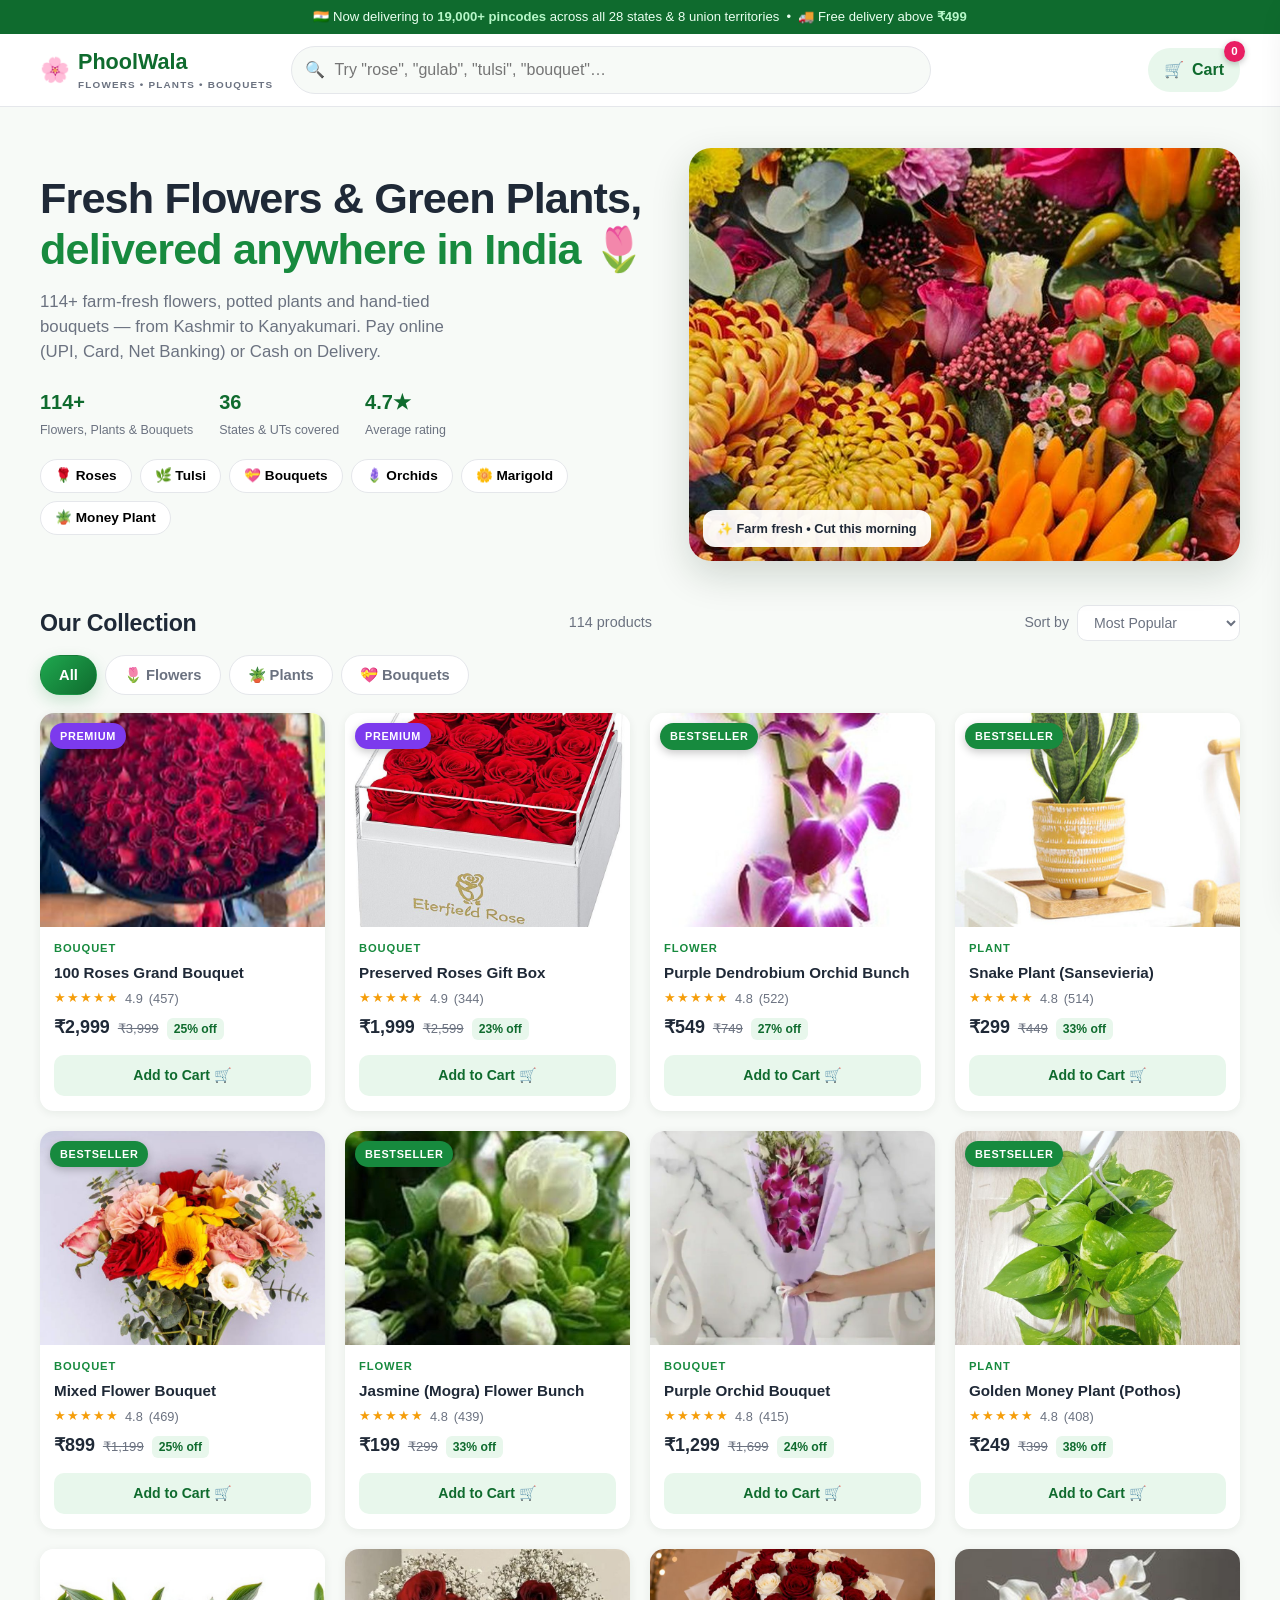
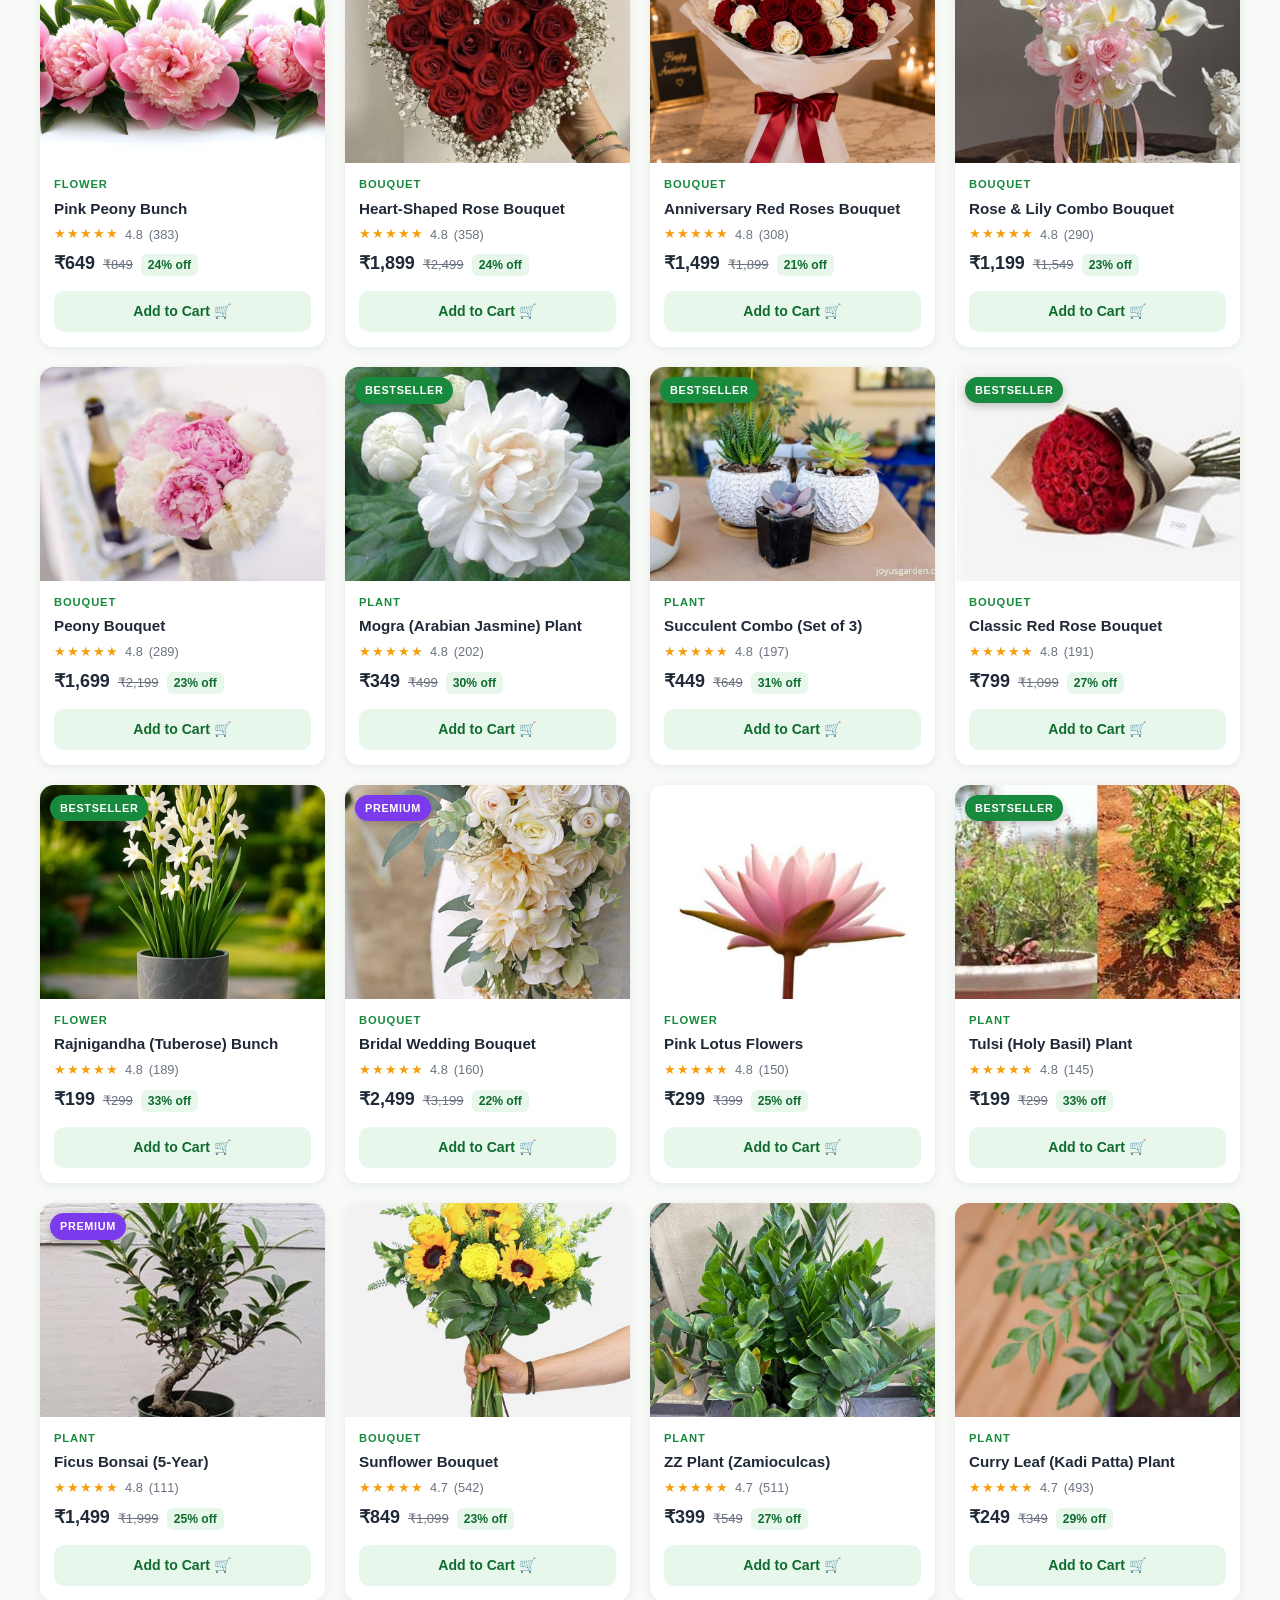
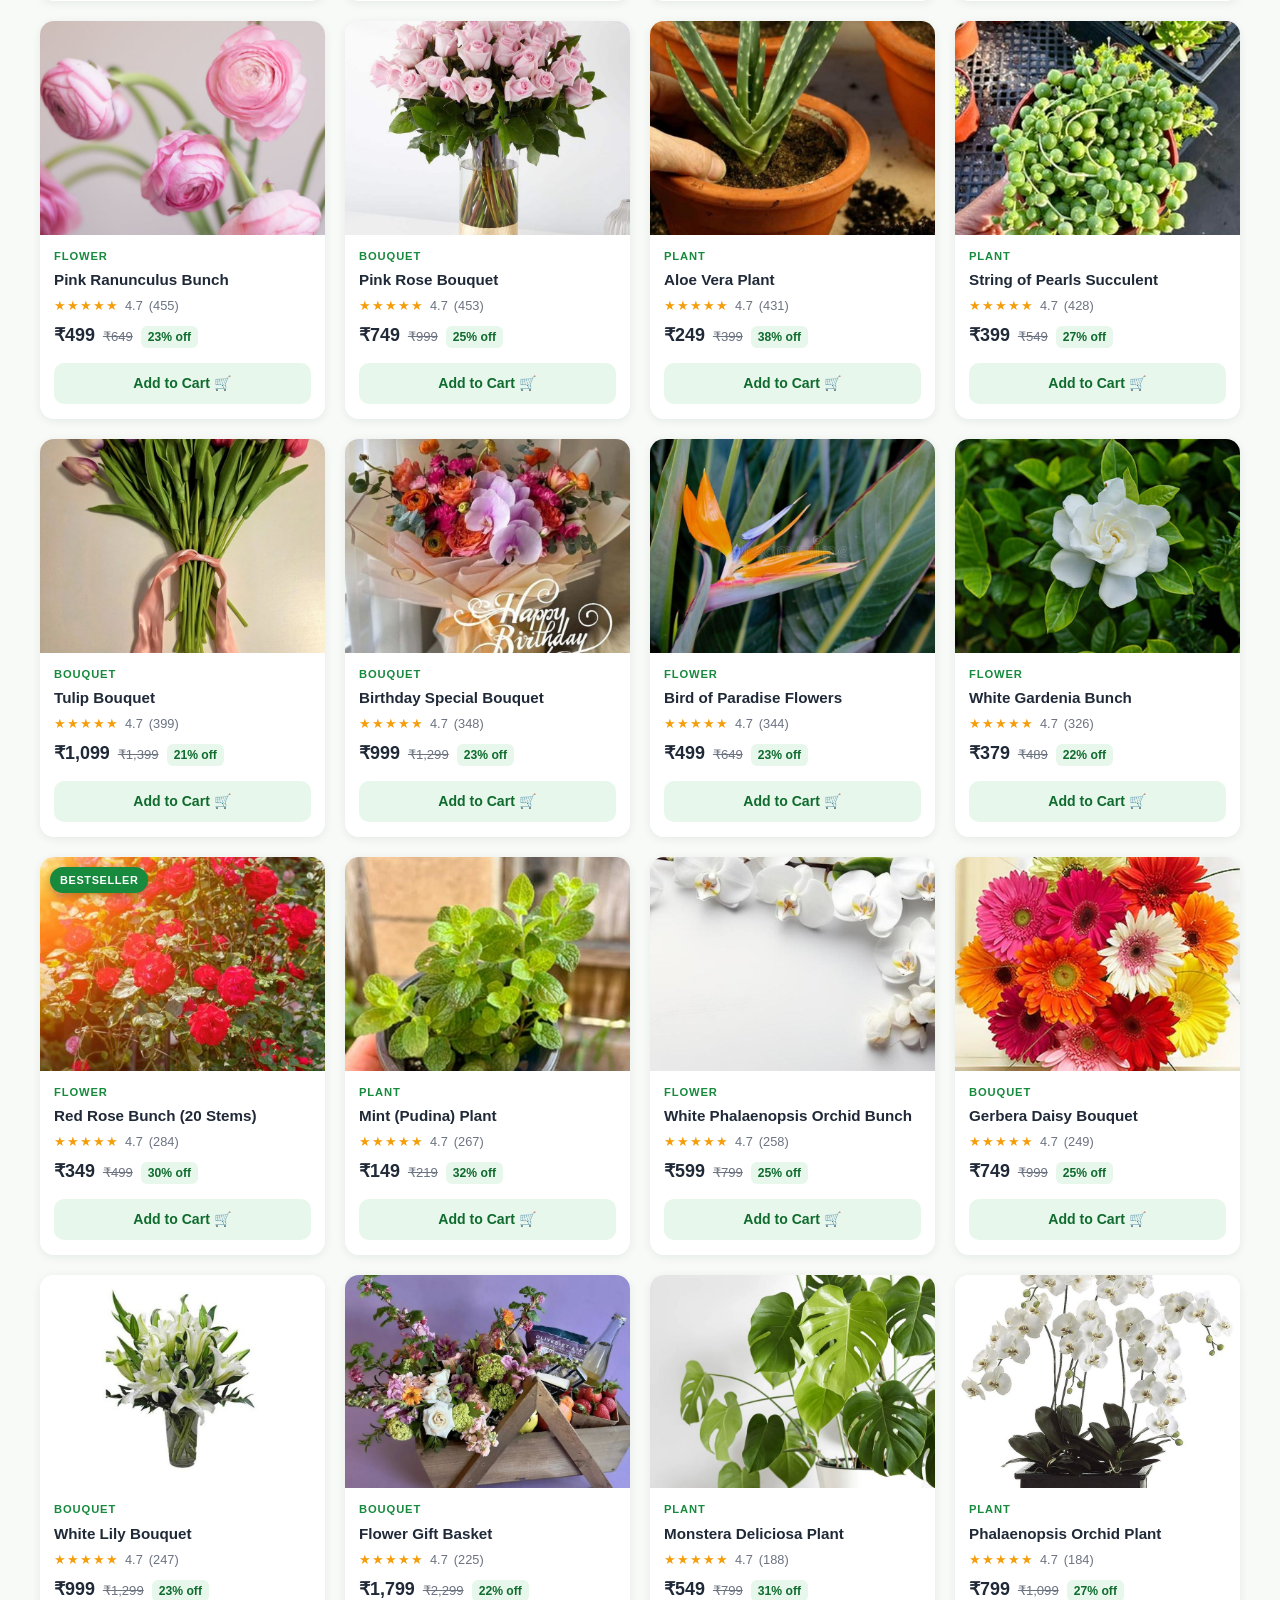
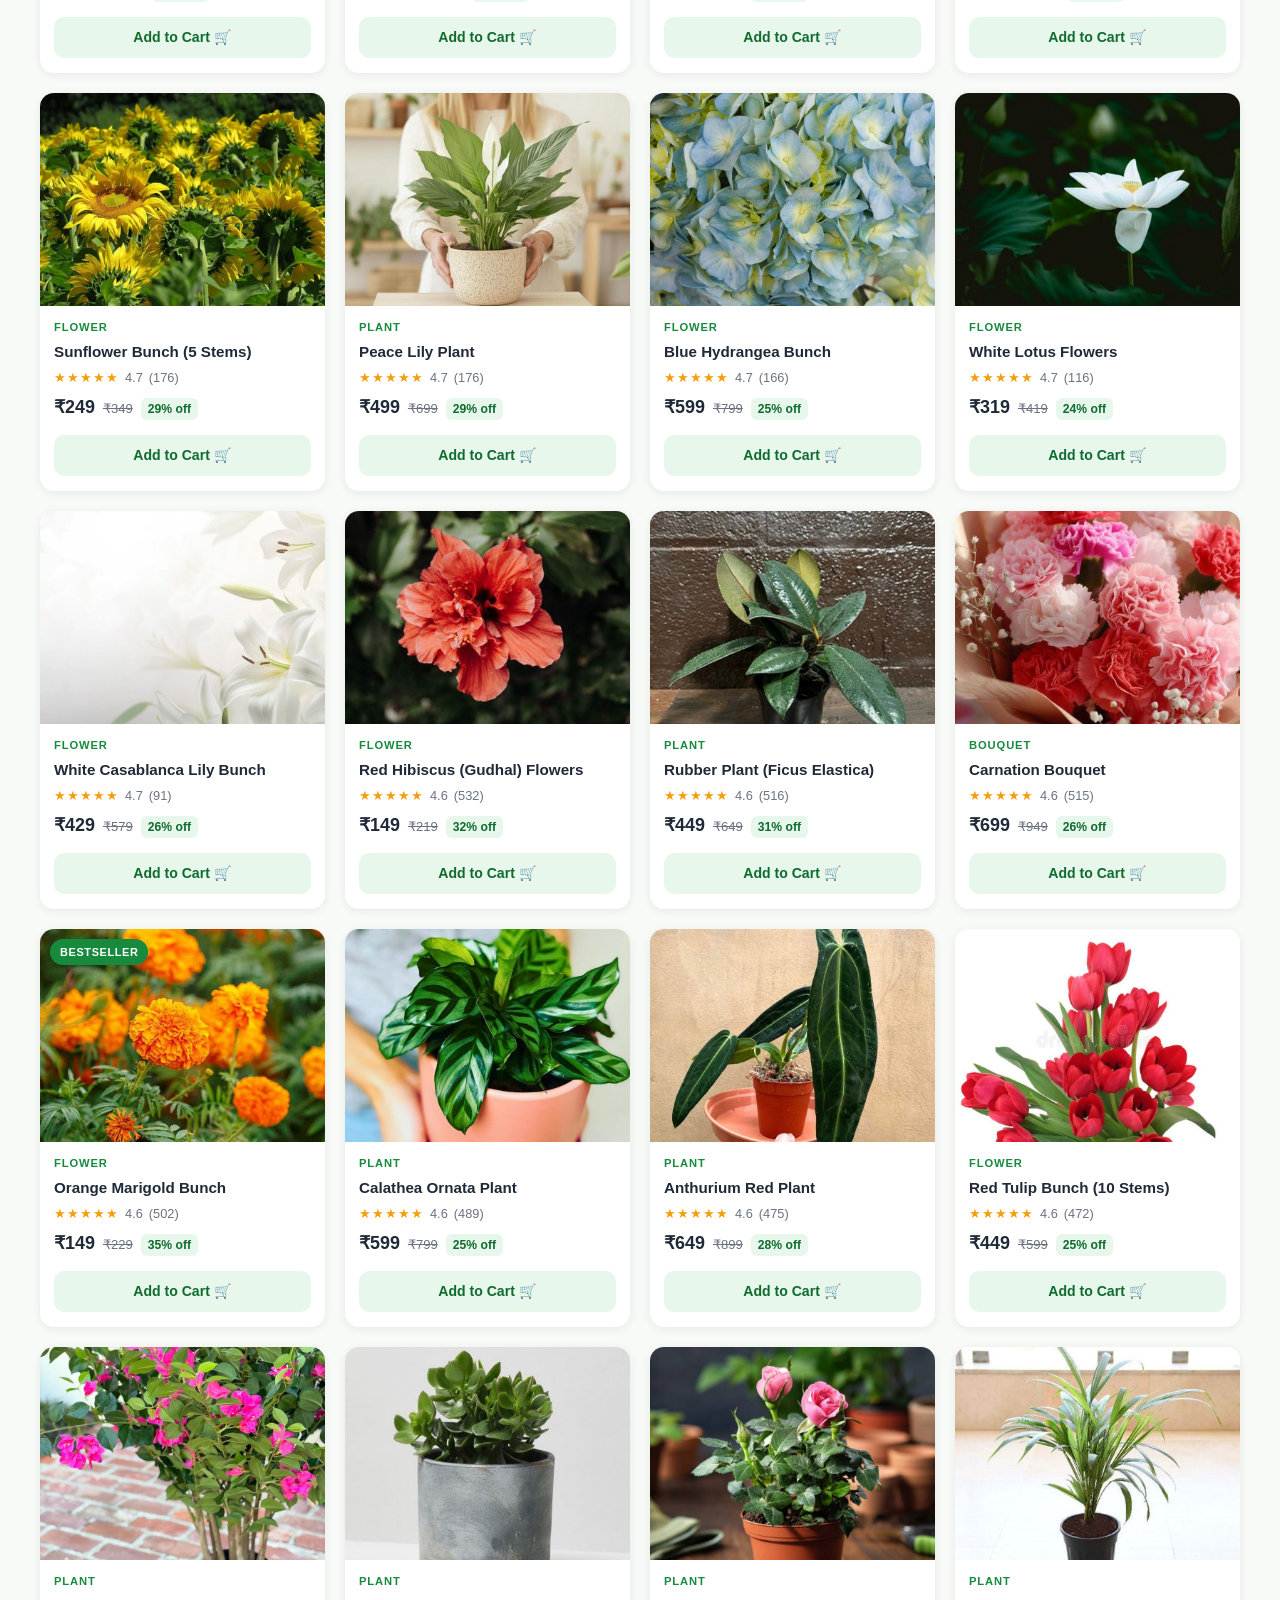
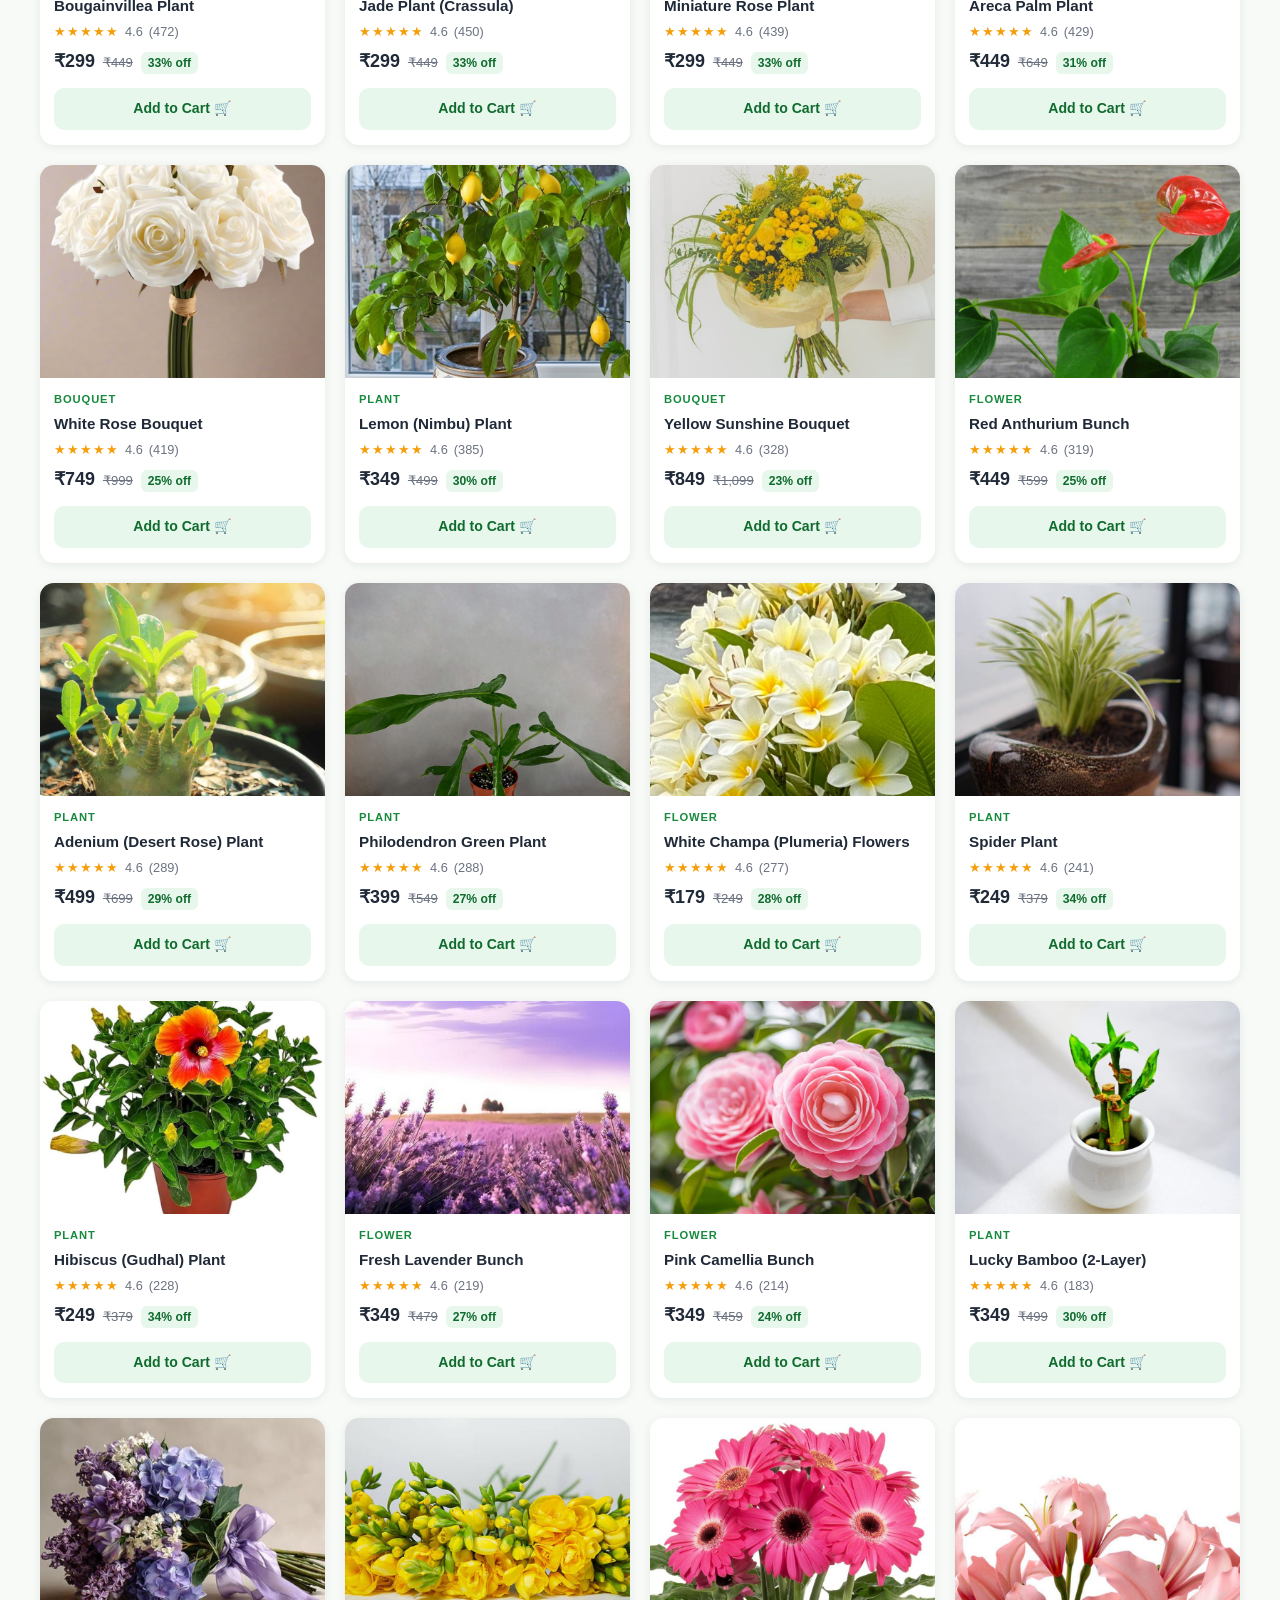
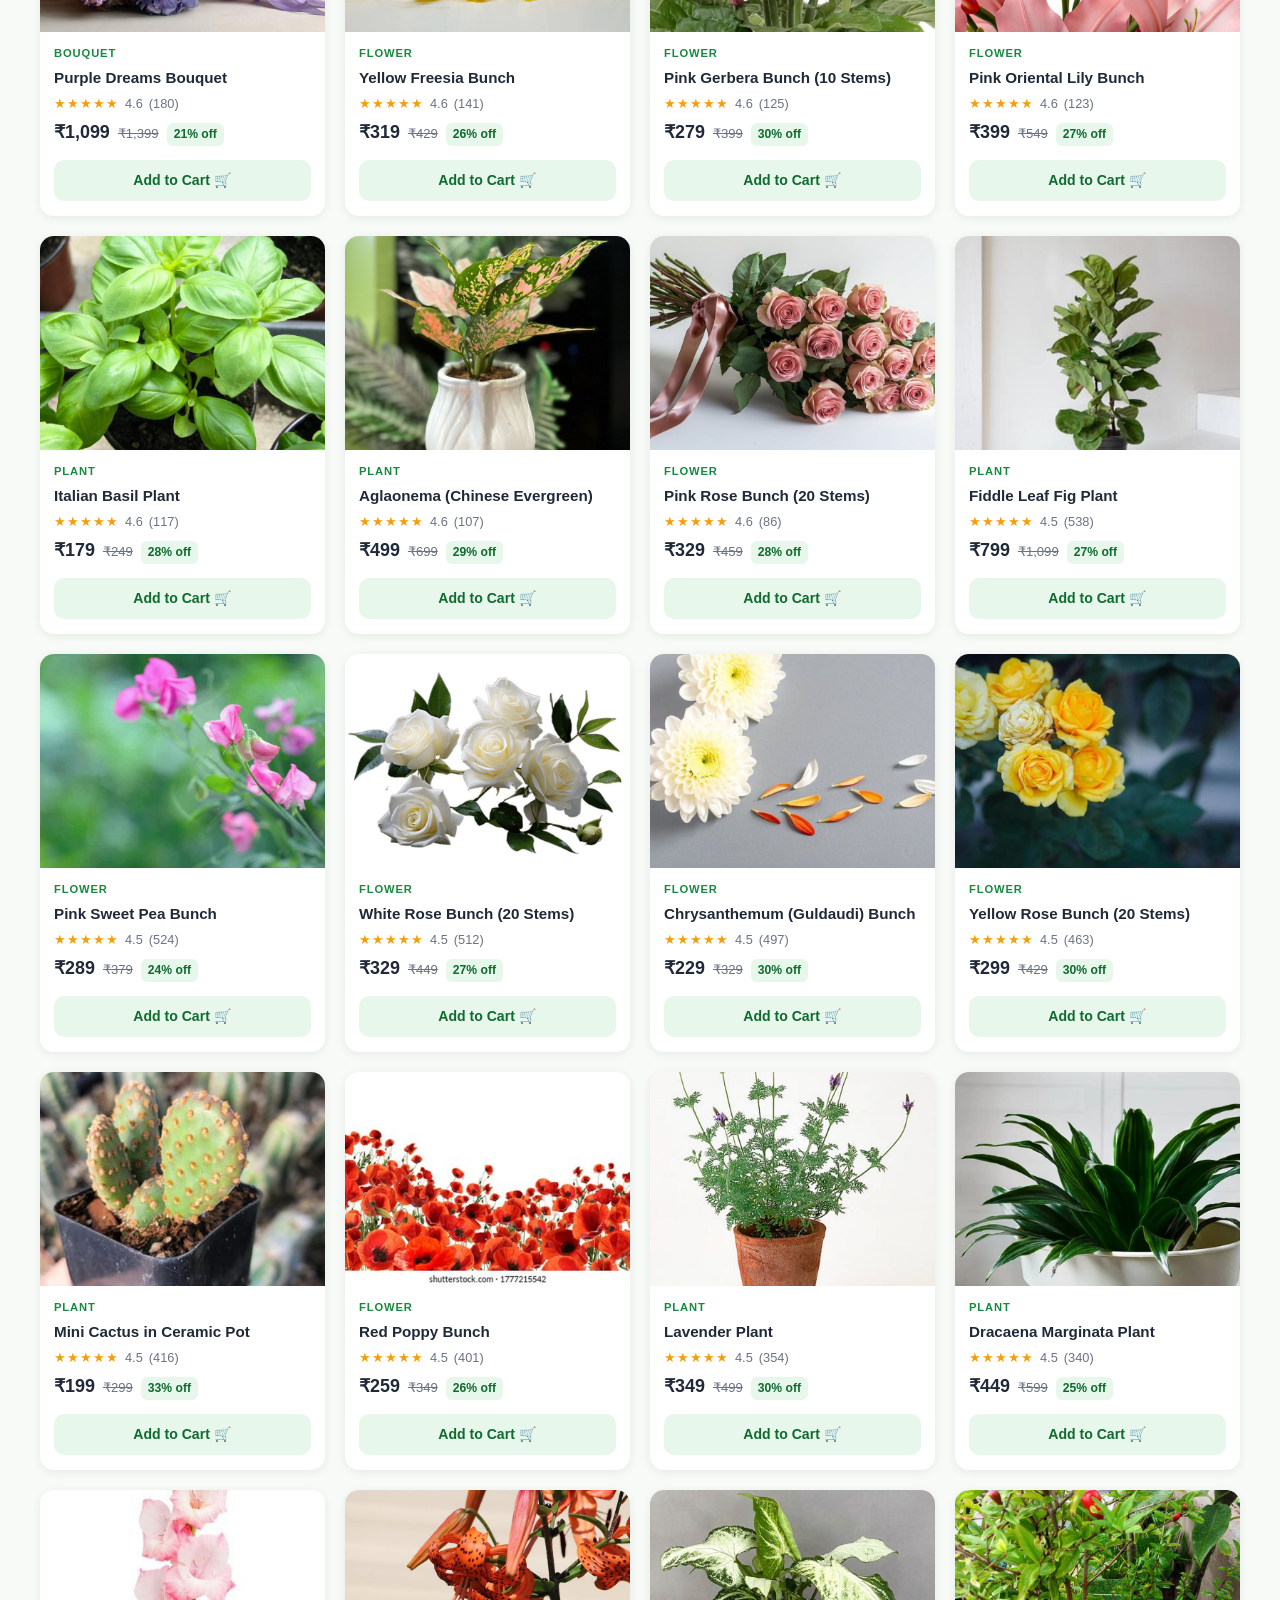
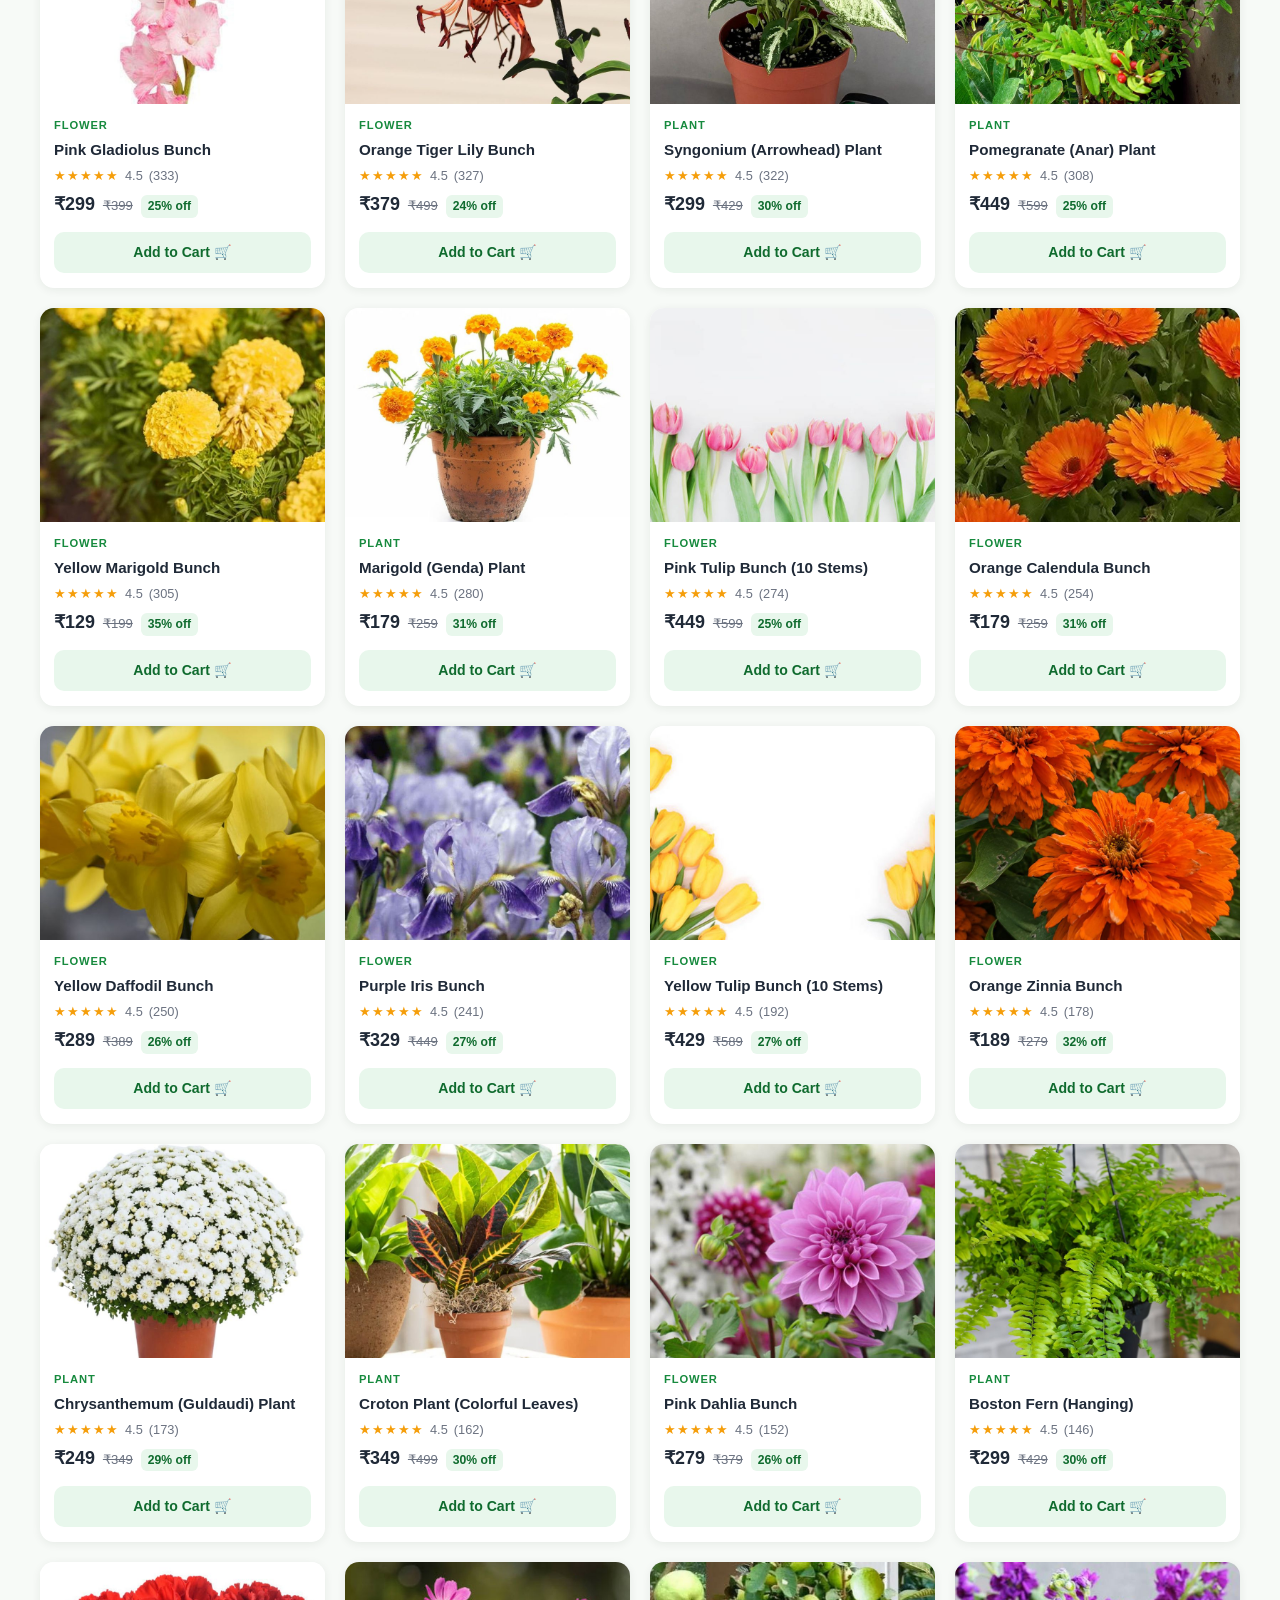
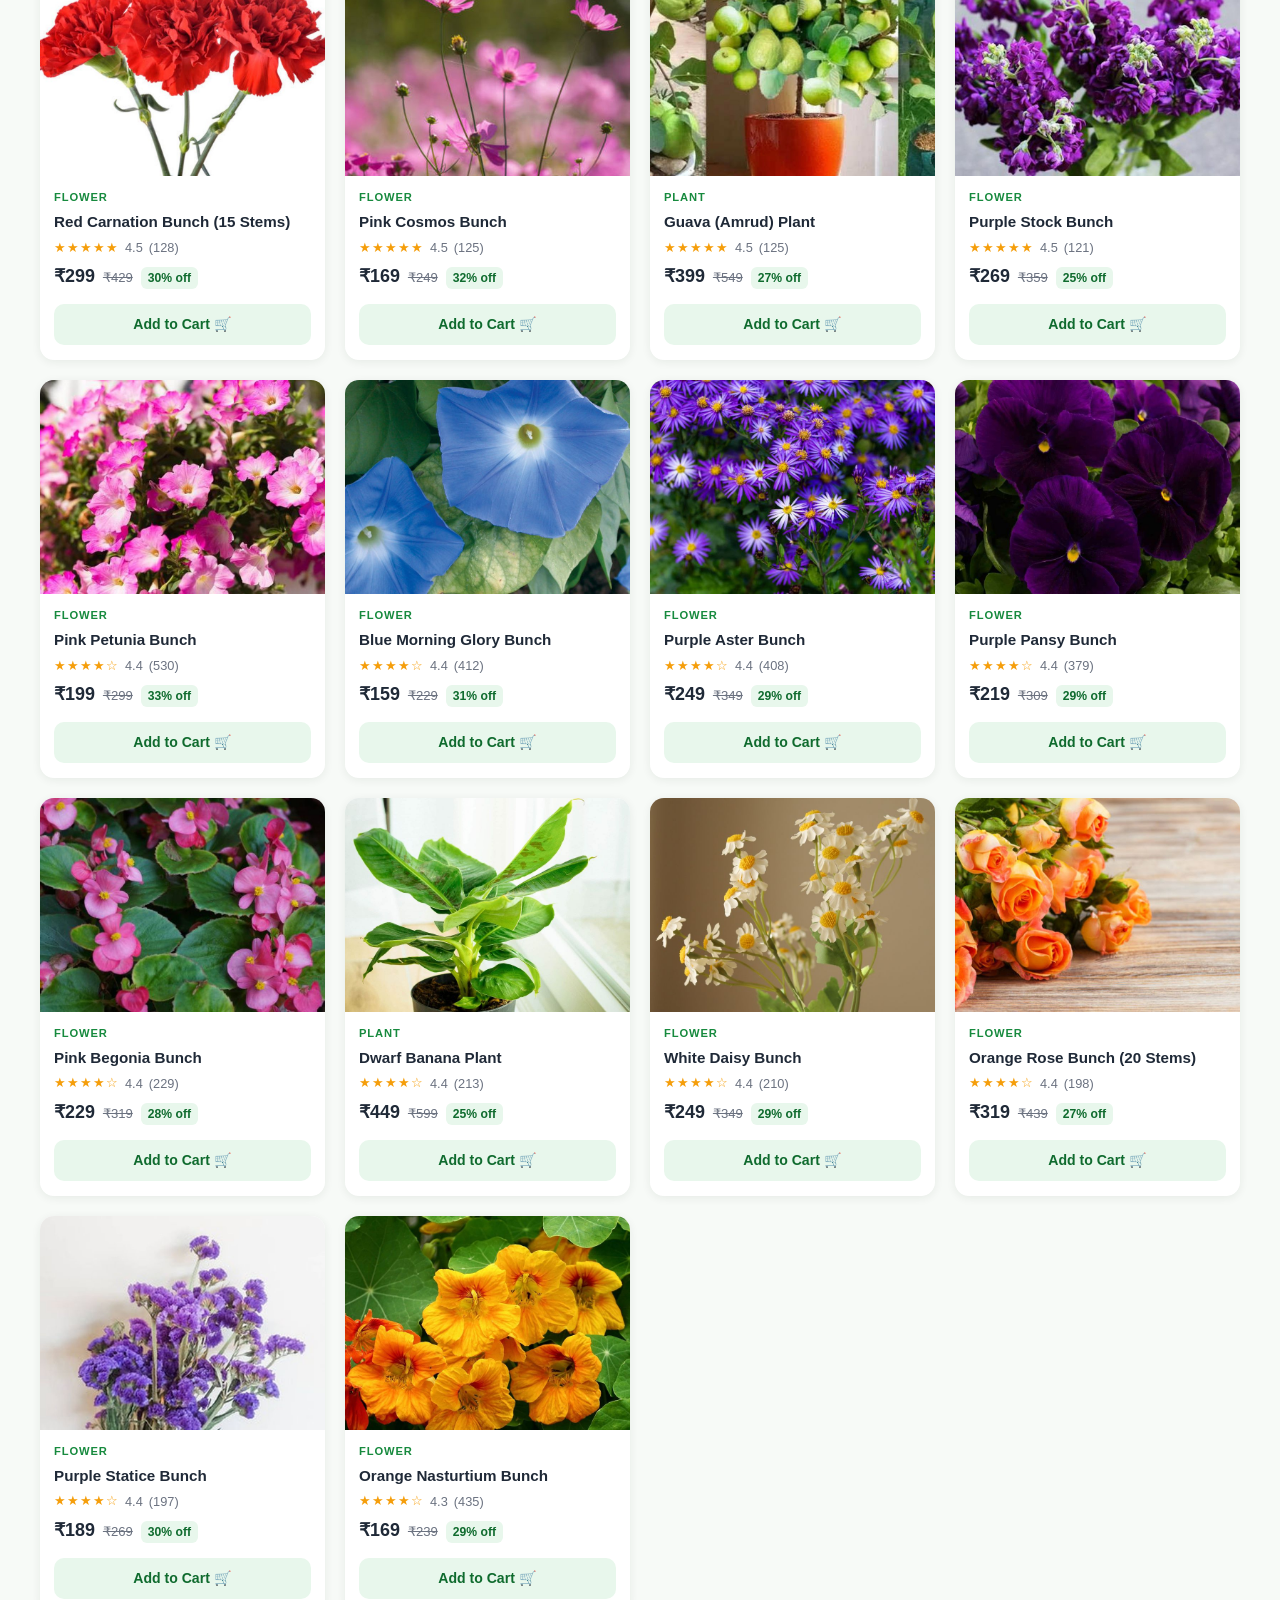
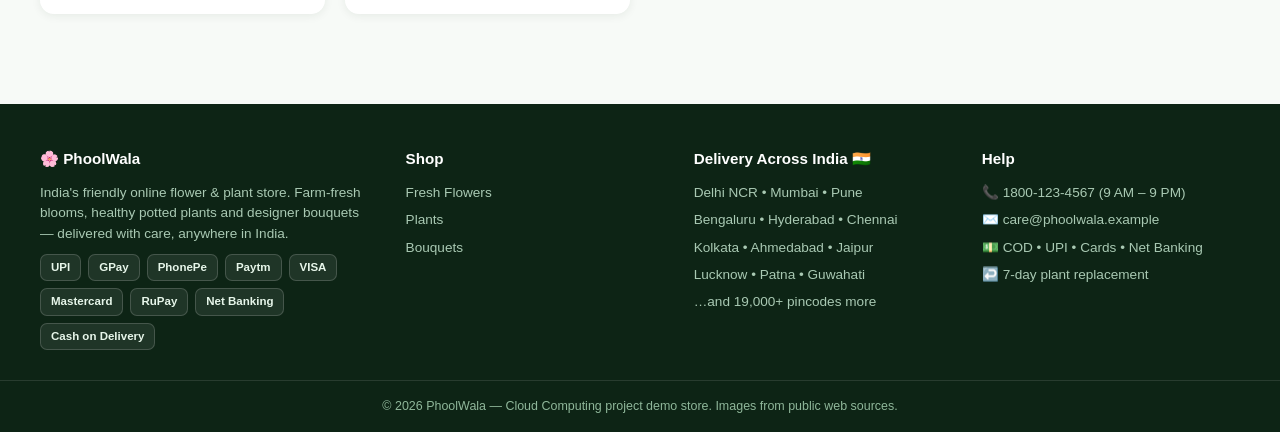
<file: cloud_project/index.html>
<!DOCTYPE html>
<html lang="en">
<head>
  <meta charset="UTF-8">
  <meta name="viewport" content="width=device-width, initial-scale=1.0">
  <title>PhoolWala — Fresh Flowers, Plants & Bouquets | Delivery Across India</title>
  <meta name="description" content="Order farm-fresh flowers, indoor plants and premium bouquets online. Cash on Delivery, UPI, Cards & Net Banking. Delivered to 19,000+ pincodes across India.">
  <link rel="icon" href="data:image/svg+xml,<svg xmlns='http://www.w3.org/2000/svg' viewBox='0 0 100 100'><text y='.9em' font-size='90'>🌸</text></svg>">
  <link rel="stylesheet" href="css/style.css">
</head>
<body>

  <div class="topbar">🇮🇳 Now delivering to <b>19,000+ pincodes</b> across all 28 states & 8 union territories &nbsp;•&nbsp; 🚚 Free delivery above <b>₹499</b></div>

  <header class="site">
    <div class="container header-inner">
      <a class="logo" href="index.html">
        <span class="leaf">🌸</span>
        <span>PhoolWala<small>Flowers • Plants • Bouquets</small></span>
      </a>
      <div class="search-wrap">
        <span class="icon">🔍</span>
        <input id="searchInput" type="text" placeholder='Try "rose", "gulab", "tulsi", "bouquet"…' autocomplete="off">
        <button class="clear" id="searchClear" title="Clear">✕</button>
      </div>
      <button class="cart-btn" id="cartBtn">
        🛒 <span class="hide-sm">Cart</span>
        <span class="badge" id="cartBadge">0</span>
      </button>
    </div>
  </header>

  <section class="hero">
    <div class="container hero-grid">
      <div>
        <h1>Fresh Flowers &amp; Green Plants, <span>delivered anywhere in India</span> 🌷</h1>
        <p class="sub">114+ farm-fresh flowers, potted plants and hand-tied bouquets — from Kashmir to Kanyakumari. Pay online (UPI, Card, Net Banking) or Cash on Delivery.</p>
        <div class="hero-stats">
          <div><b>114+</b><span>Flowers, Plants &amp; Bouquets</span></div>
          <div><b>36</b><span>States &amp; UTs covered</span></div>
          <div><b>4.7★</b><span>Average rating</span></div>
        </div>
        <div class="chips">
          <button class="chip" data-q="rose">🌹 Roses</button>
          <button class="chip" data-q="tulsi">🌿 Tulsi</button>
          <button class="chip" data-q="bouquet">💝 Bouquets</button>
          <button class="chip" data-q="orchid">🪻 Orchids</button>
          <button class="chip" data-q="marigold">🌼 Marigold</button>
          <button class="chip" data-q="money plant">🪴 Money Plant</button>
        </div>
      </div>
      <div class="hero-img">
        <img src="assets/hero.jpg" alt="Fresh flower bouquet arrangement">
        <div class="float-tag">✨ Farm fresh • Cut this morning</div>
      </div>
    </div>
  </section>

  <main class="shop container" id="shop">
    <div class="shop-head">
      <h2>Our Collection</h2>
      <span class="count" id="resultCount"></span>
      <div class="sort-wrap">
        <label for="sortSel">Sort by</label>
        <select id="sortSel">
          <option value="popular">Most Popular</option>
          <option value="price-asc">Price: Low → High</option>
          <option value="price-desc">Price: High → Low</option>
          <option value="name">Name (A–Z)</option>
        </select>
      </div>
    </div>

    <div class="tabs" id="tabs">
      <button class="tab active" data-cat="all">All</button>
      <button class="tab" data-cat="flowers">🌷 Flowers</button>
      <button class="tab" data-cat="plants">🪴 Plants</button>
      <button class="tab" data-cat="bouquets">💝 Bouquets</button>
    </div>

    <!-- Out of stock result (shown when a search matches nothing) -->
    <section class="oos-card" id="oosCard" style="display:none">
      <div class="oos-img">
        <img src="assets/out-of-stock.jpg" alt="Flowers - out of stock">
        <span class="oos-badge">OUT OF STOCK</span>
      </div>
      <div class="oos-body">
        <h2>“<span class="q" id="oosQuery"></span>” is <span style="color:#d92d20">Out of Stock</span> 😔</h2>
        <p>Sorry! We don't have <b id="oosQuery2"></b> in our catalogue right now — but our team is restocking new varieties every week. Meanwhile, check out these bestsellers that customers love:</p>
        <div class="oos-actions">
          <button class="btn btn-outline" id="oosClear">✕ Clear search</button>
          <button class="btn btn-primary" id="oosBrowse">Browse full collection</button>
        </div>
      </div>
    </section>

    <div class="grid" id="grid"></div>
  </main>

  <footer class="site">
    <div class="container foot-grid">
      <div>
        <h4>🌸 PhoolWala</h4>
        <p>India's friendly online flower &amp; plant store. Farm-fresh blooms, healthy potted plants and designer bouquets — delivered with care, anywhere in India.</p>
        <div class="pay-badges">
          <span>UPI</span><span>GPay</span><span>PhonePe</span><span>Paytm</span><span>VISA</span><span>Mastercard</span><span>RuPay</span><span>Net Banking</span><span>Cash on Delivery</span>
        </div>
      </div>
      <div>
        <h4>Shop</h4>
        <ul>
          <li><a href="#shop" data-cat-link="flowers">Fresh Flowers</a></li>
          <li><a href="#shop" data-cat-link="plants">Plants</a></li>
          <li><a href="#shop" data-cat-link="bouquets">Bouquets</a></li>
        </ul>
      </div>
      <div>
        <h4>Delivery Across India 🇮🇳</h4>
        <ul>
          <li>Delhi NCR • Mumbai • Pune</li>
          <li>Bengaluru • Hyderabad • Chennai</li>
          <li>Kolkata • Ahmedabad • Jaipur</li>
          <li>Lucknow • Patna • Guwahati</li>
          <li>…and 19,000+ pincodes more</li>
        </ul>
      </div>
      <div>
        <h4>Help</h4>
        <ul>
          <li>📞 1800-123-4567 (9 AM – 9 PM)</li>
          <li>✉️ care@phoolwala.example</li>
          <li>💵 COD • UPI • Cards • Net Banking</li>
          <li>↩️ 7-day plant replacement</li>
        </ul>
      </div>
    </div>
    <div class="foot-bottom">© 2026 PhoolWala — Cloud Computing project demo store. Images from public web sources.</div>
  </footer>

  <!-- Cart drawer -->
  <div class="overlay" id="overlay"></div>
  <aside class="drawer" id="cartDrawer">
    <div class="drawer-head">
      <h3>🛒 Your Cart</h3>
      <button class="drawer-close" id="drawerClose">✕</button>
    </div>
    <div class="drawer-items" id="drawerItems"></div>
    <div class="free-bar" id="freeBar"></div>
    <div class="drawer-foot">
      <div class="totals"><span>Subtotal</span><b id="drawerSubtotal">₹0</b></div>
      <div class="totals muted"><span>Delivery</span><span id="drawerDelivery">FREE above ₹499</span></div>
      <div class="totals grand"><span>Total</span><b id="drawerTotal">₹0</b></div>
      <button class="btn btn-primary" id="checkoutBtn">Proceed to Checkout →</button>
    </div>
  </aside>

  <!-- Quick view modal -->
  <div class="modal-wrap" id="modalWrap">
    <div class="modal" id="modalBox"></div>
  </div>

  <div class="toast" id="toast"></div>

  <script src="js/products.js"></script>
  <script src="js/app.js"></script>
</body>
</html>
</file>
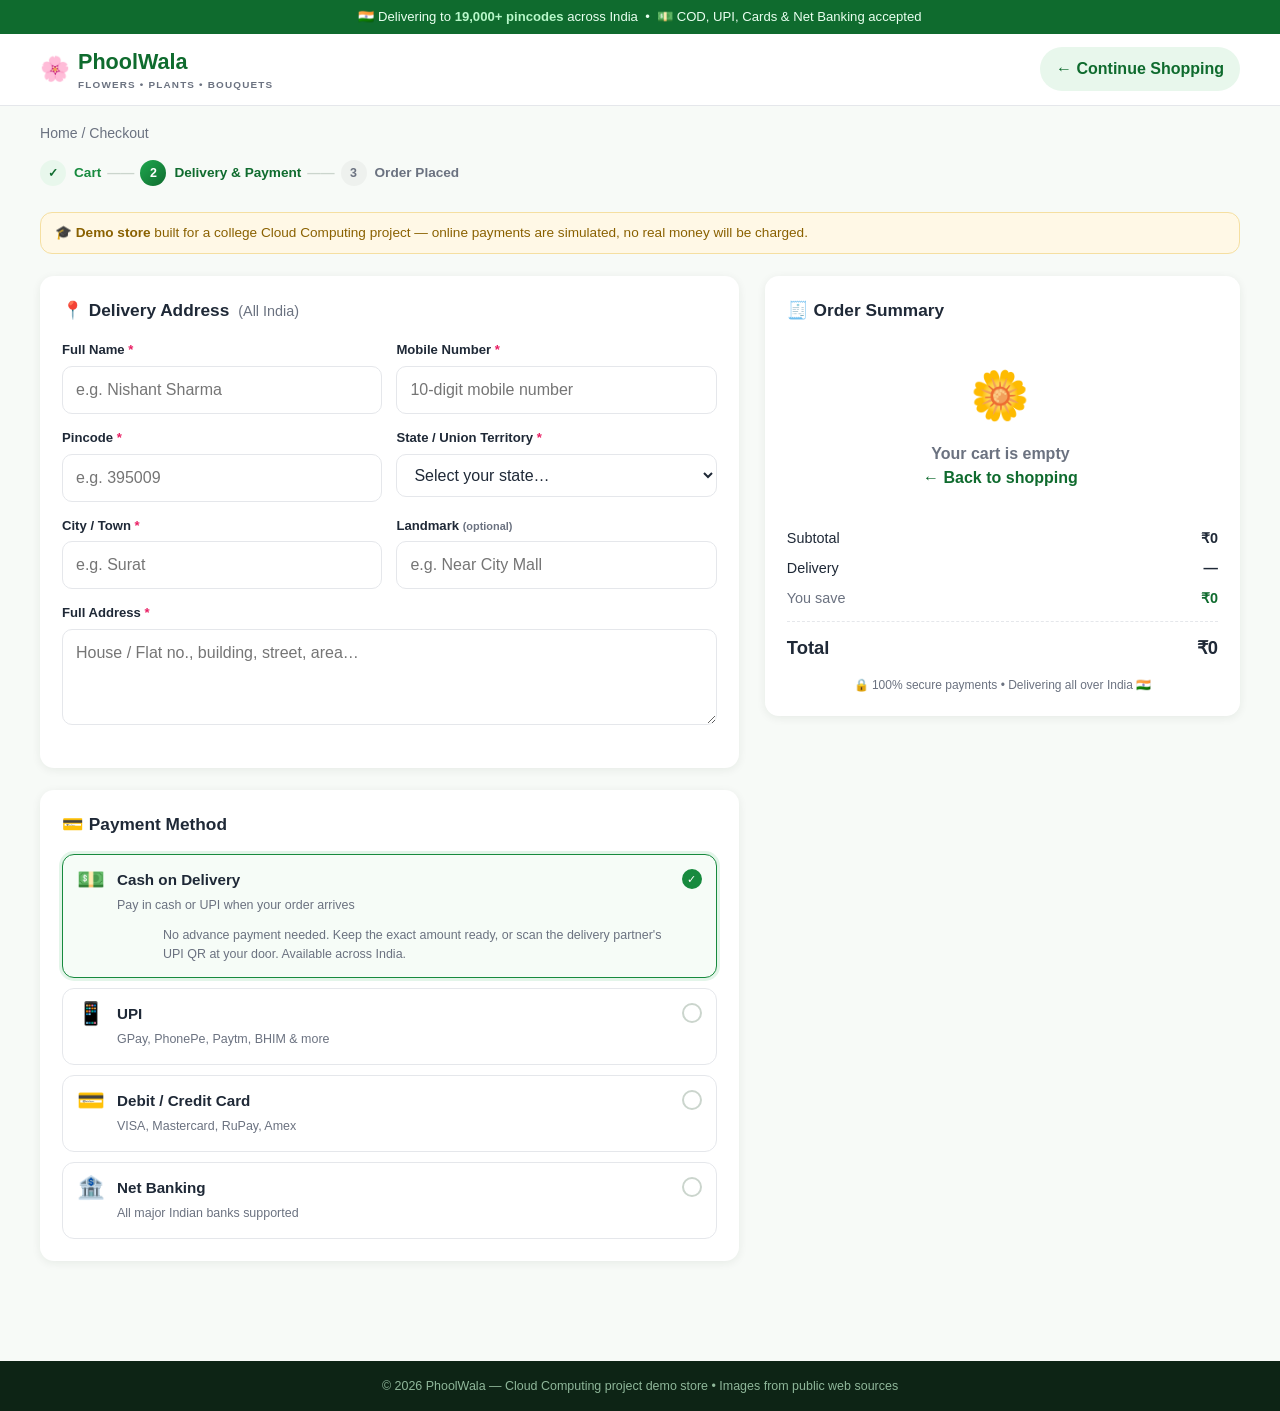
<file: cloud_project/checkout.html>
<!DOCTYPE html>
<html lang="en">
<head>
  <meta charset="UTF-8">
  <meta name="viewport" content="width=device-width, initial-scale=1.0">
  <title>Checkout — PhoolWala | Secure Payment, Delivery Across India</title>
  <link rel="icon" href="data:image/svg+xml,<svg xmlns='http://www.w3.org/2000/svg' viewBox='0 0 100 100'><text y='.9em' font-size='90'>🌸</text></svg>">
  <link rel="stylesheet" href="css/style.css">
</head>
<body>

  <div class="topbar">🇮🇳 Delivering to <b>19,000+ pincodes</b> across India &nbsp;•&nbsp; 💵 COD, UPI, Cards &amp; Net Banking accepted</div>

  <header class="site">
    <div class="container header-inner">
      <a class="logo" href="index.html">
        <span class="leaf">🌸</span>
        <span>PhoolWala<small>Flowers • Plants • Bouquets</small></span>
      </a>
      <a class="cart-btn" href="index.html" style="text-decoration:none">← Continue Shopping</a>
    </div>
  </header>

  <main class="container">
    <div class="crumb"><a href="index.html">Home</a> / Checkout</div>

    <!-- order success screen replaces everything below -->
    <div id="checkoutMain">
      <div class="steps">
        <span class="step done"><span class="n">✓</span> Cart</span><span class="sep">——</span>
        <span class="step active"><span class="n">2</span> Delivery &amp; Payment</span><span class="sep">——</span>
        <span class="step"><span class="n">3</span> Order Placed</span>
      </div>

      <div class="demo-note">🎓 <b>Demo store</b> built for a college Cloud Computing project — online payments are simulated, no real money will be charged.</div>

      <div class="co-grid">
        <!-- LEFT: address + payment -->
        <div style="display:flex;flex-direction:column;gap:22px">
          <section class="panel">
            <h3>📍 Delivery Address <small style="color:var(--muted);font-weight:500">(All India)</small></h3>
            <div class="delivery-eta" id="etaBox"></div>
            <div class="frow">
              <div class="field" id="f-name">
                <label>Full Name <span class="req">*</span></label>
                <input id="in-name" type="text" placeholder="e.g. Nishant Sharma">
                <div class="err-msg">Please enter your full name (min 3 letters)</div>
              </div>
              <div class="field" id="f-phone">
                <label>Mobile Number <span class="req">*</span></label>
                <input id="in-phone" type="tel" maxlength="10" placeholder="10-digit mobile number">
                <div class="err-msg">Enter a valid 10-digit Indian mobile number</div>
              </div>
            </div>
            <div class="frow">
              <div class="field" id="f-pincode">
                <label>Pincode <span class="req">*</span></label>
                <input id="in-pincode" type="text" maxlength="6" placeholder="e.g. 395009">
                <div class="err-msg">Enter a valid 6-digit pincode</div>
              </div>
              <div class="field" id="f-state">
                <label>State / Union Territory <span class="req">*</span></label>
                <select id="in-state"><option value="">Select your state…</option></select>
                <div class="err-msg">Please select your state</div>
              </div>
            </div>
            <div class="frow">
              <div class="field" id="f-city">
                <label>City / Town <span class="req">*</span></label>
                <input id="in-city" type="text" placeholder="e.g. Surat">
                <div class="err-msg">Please enter your city</div>
              </div>
              <div class="field" id="f-landmark">
                <label>Landmark <small style="color:var(--muted)">(optional)</small></label>
                <input id="in-landmark" type="text" placeholder="e.g. Near City Mall">
              </div>
            </div>
            <div class="field" id="f-address">
              <label>Full Address <span class="req">*</span></label>
              <textarea id="in-address" rows="3" placeholder="House / Flat no., building, street, area…"></textarea>
              <div class="err-msg">Please enter your complete address (min 10 characters)</div>
            </div>
          </section>

          <section class="panel">
            <h3>💳 Payment Method</h3>
            <div class="pay-methods">
              <label class="pay-method">
                <input type="radio" name="pay" value="cod" checked>
                <span class="pm-ico">💵</span>
                <span class="pm-body">
                  <b>Cash on Delivery</b>
                  <small>Pay in cash or UPI when your order arrives</small>
                  <span class="pay-panel"><div class="note">No advance payment needed. Keep the exact amount ready, or scan the delivery partner's UPI QR at your door. Available across India.</div></span>
                </span>
                <span class="tick">✓</span>
              </label>

              <label class="pay-method">
                <input type="radio" name="pay" value="upi">
                <span class="pm-ico">📱</span>
                <span class="pm-body">
                  <b>UPI</b>
                  <small>GPay, PhonePe, Paytm, BHIM &amp; more</small>
                  <span class="pay-panel">
                    <span class="field" id="f-upi" style="margin:0">
                      <input id="in-upi" type="text" placeholder="yourname@upi">
                      <div class="err-msg">Enter a valid UPI ID (e.g. name@okhdfcbank)</div>
                    </span>
                    <div class="note">A payment request will be sent to your UPI app after you place the order.</div>
                  </span>
                </span>
                <span class="tick">✓</span>
              </label>

              <label class="pay-method">
                <input type="radio" name="pay" value="card">
                <span class="pm-ico">💳</span>
                <span class="pm-body">
                  <b>Debit / Credit Card</b>
                  <small>VISA, Mastercard, RuPay, Amex</small>
                  <span class="pay-panel">
                    <div class="field" id="f-cardnum" style="margin-bottom:10px">
                      <input id="in-cardnum" type="text" maxlength="19" placeholder="Card number — 1234 5678 9012 3456" inputmode="numeric">
                      <div class="err-msg">Enter a valid 16-digit card number</div>
                    </div>
                    <div class="frow">
                      <div class="field" id="f-exp" style="margin:0">
                        <input id="in-exp" type="text" maxlength="5" placeholder="Expiry MM/YY">
                        <div class="err-msg">Enter expiry as MM/YY (future date)</div>
                      </div>
                      <div class="field" id="f-cvv" style="margin:0">
                        <input id="in-cvv" type="password" maxlength="3" placeholder="CVV" inputmode="numeric">
                        <div class="err-msg">Enter the 3-digit CVV</div>
                      </div>
                    </div>
                    <div class="field" id="f-cardname" style="margin:8px 0 0">
                      <input id="in-cardname" type="text" placeholder="Name on card">
                      <div class="err-msg">Enter the name printed on your card</div>
                    </div>
                  </span>
                </span>
                <span class="tick">✓</span>
              </label>

              <label class="pay-method">
                <input type="radio" name="pay" value="netbanking">
                <span class="pm-ico">🏦</span>
                <span class="pm-body">
                  <b>Net Banking</b>
                  <small>All major Indian banks supported</small>
                  <span class="pay-panel">
                    <span class="field" id="f-bank" style="margin:0">
                      <select id="in-bank">
                        <option value="">Select your bank…</option>
                        <option>State Bank of India (SBI)</option>
                        <option>HDFC Bank</option>
                        <option>ICICI Bank</option>
                        <option>Axis Bank</option>
                        <option>Kotak Mahindra Bank</option>
                        <option>Punjab National Bank (PNB)</option>
                        <option>Bank of Baroda</option>
                        <option>Union Bank of India</option>
                        <option>Canara Bank</option>
                        <option>IDFC First Bank</option>
                        <option>Yes Bank</option>
                        <option>IndusInd Bank</option>
                        <option>Bank of India</option>
                        <option>Other Bank</option>
                      </select>
                      <div class="err-msg">Please select your bank</div>
                    </span>
                    <div class="note">You'll be redirected to your bank's secure page to complete the payment.</div>
                  </span>
                </span>
                <span class="tick">✓</span>
              </label>
            </div>
          </section>
        </div>

        <!-- RIGHT: order summary -->
        <aside class="panel summary-panel">
          <h3>🧾 Order Summary</h3>
          <div class="sum-items" id="sumItems"></div>
          <div class="sum-line"><span>Subtotal</span><b id="sumSub">₹0</b></div>
          <div class="sum-line"><span>Delivery</span><b id="sumDel">—</b></div>
          <div class="sum-line muted"><span>You save</span><b id="sumSave" style="color:var(--green-dark)">₹0</b></div>
          <div class="sum-line grand"><span>Total</span><b id="sumTotal">₹0</b></div>
          <button class="btn btn-primary place-order" id="placeOrder">Place Order 🌸</button>
          <div class="secure-line">🔒 100% secure payments • Delivering all over India 🇮🇳</div>
        </aside>
      </div>
    </div>

    <!-- success screen -->
    <div id="successScreen" class="success-wrap" style="display:none"></div>
  </main>

  <footer class="site">
    <div class="foot-bottom" style="border:none">© 2026 PhoolWala — Cloud Computing project demo store • Images from public web sources</div>
  </footer>

  <div class="toast" id="toast"></div>

  <script src="js/products.js"></script>
  <script src="js/checkout.js"></script>
</body>
</html>
</file>
<file: cloud_project/css/style.css>
/* ============ PhoolWala — Online Flower & Plant Store ============ */
:root {
  --green: #178a3e;
  --green-dark: #0f6b2e;
  --green-light: #e8f7ec;
  --green-grad: linear-gradient(135deg, #1fa84f, #0f6b2e);
  --pink: #e91e63;
  --amber: #f59e0b;
  --ink: #1f2937;
  --muted: #6b7280;
  --line: #e5e7eb;
  --bg: #f7faf7;
  --card: #ffffff;
  --radius: 14px;
  --shadow: 0 2px 10px rgba(15, 40, 20, .07);
  --shadow-lg: 0 14px 38px rgba(15, 40, 20, .16);
}
* { margin: 0; padding: 0; box-sizing: border-box; }
html { scroll-behavior: smooth; }
body {
  font-family: -apple-system, BlinkMacSystemFont, "Segoe UI", Roboto, "Noto Sans", Arial, sans-serif;
  background: var(--bg); color: var(--ink); line-height: 1.5;
}
img { display: block; max-width: 100%; }
button { font: inherit; cursor: pointer; border: none; background: none; }
input, select, textarea { font: inherit; color: inherit; }
a { color: inherit; text-decoration: none; }
.container { width: min(1200px, 94%); margin: 0 auto; }

/* ---------- Top bar ---------- */
.topbar { background: var(--green-dark); color: #eafff0; font-size: .82rem; text-align: center; padding: 7px 12px; }
.topbar b { color: #b7f7c9; }

/* ---------- Header ---------- */
header.site {
  position: sticky; top: 0; z-index: 60; background: #fff;
  box-shadow: 0 1px 0 var(--line);
}
.header-inner { display: flex; align-items: center; gap: 18px; padding: 12px 0; }
.logo { display: flex; align-items: center; gap: 8px; font-size: 1.35rem; font-weight: 800; color: var(--green-dark); white-space: nowrap; }
.logo .leaf { font-size: 1.5rem; }
.logo small { display: block; font-size: .62rem; font-weight: 600; color: var(--muted); letter-spacing: .12em; text-transform: uppercase; }
.search-wrap { flex: 1; position: relative; max-width: 640px; }
.search-wrap .icon { position: absolute; left: 14px; top: 50%; transform: translateY(-50%); color: var(--muted); }
#searchInput {
  width: 100%; padding: 11px 40px 11px 42px; border: 1.5px solid var(--line);
  border-radius: 999px; background: var(--bg); outline: none; transition: .2s;
}
#searchInput:focus { border-color: var(--green); background: #fff; box-shadow: 0 0 0 4px #1fa84f1a; }
.search-wrap .clear { position: absolute; right: 8px; top: 50%; transform: translateY(-50%); color: var(--muted); font-size: 1rem; padding: 6px; display: none; }
.search-wrap .clear:hover { color: var(--ink); }
.cart-btn {
  position: relative; margin-left: auto; display: flex; align-items: center; gap: 8px;
  background: var(--green-light); color: var(--green-dark); font-weight: 700;
  padding: 10px 16px; border-radius: 999px; transition: .2s;
}
.cart-btn:hover { background: #d5efdd; }
.cart-btn .badge {
  position: absolute; top: -7px; right: -5px; background: var(--pink); color: #fff;
  min-width: 21px; height: 21px; border-radius: 999px; font-size: .72rem; font-weight: 800;
  display: flex; align-items: center; justify-content: center; padding: 0 5px;
  box-shadow: 0 2px 6px rgba(0,0,0,.25);
}
.cart-btn .badge.pop { animation: pop .35s; }
@keyframes pop { 50% { transform: scale(1.45); } }

/* ---------- Hero ---------- */
.hero { padding: 42px 0 18px; }
.hero-grid { display: grid; grid-template-columns: 1.05fr .95fr; gap: 40px; align-items: center; }
.hero h1 { font-size: clamp(1.7rem, 3.6vw, 2.7rem); line-height: 1.18; letter-spacing: -.02em; }
.hero h1 span { color: var(--green); }
.hero p.sub { color: var(--muted); font-size: 1.05rem; margin: 14px 0 20px; max-width: 46ch; }
.chips { display: flex; flex-wrap: wrap; gap: 8px; margin-top: 18px; }
.chip {
  background: #fff; border: 1.5px solid var(--line); padding: 6px 14px; border-radius: 999px;
  font-size: .85rem; font-weight: 600; transition: .15s;
}
.chip:hover { border-color: var(--green); color: var(--green-dark); background: var(--green-light); }
.hero-img { position: relative; }
.hero-img img { border-radius: 22px; box-shadow: var(--shadow-lg); aspect-ratio: 4/3; object-fit: cover; width: 100%; }
.hero-img .float-tag {
  position: absolute; bottom: 14px; left: 14px; background: rgba(255,255,255,.94);
  padding: 9px 14px; border-radius: 12px; font-size: .8rem; font-weight: 700; box-shadow: var(--shadow);
}
.hero-stats { display: flex; gap: 26px; margin-top: 22px; flex-wrap: wrap; }
.hero-stats div b { font-size: 1.25rem; color: var(--green-dark); display: block; }
.hero-stats div span { font-size: .78rem; color: var(--muted); }

/* ---------- Toolbar / filters ---------- */
.shop { padding: 26px 0 60px; }
.shop-head { display: flex; align-items: center; justify-content: space-between; gap: 14px; flex-wrap: wrap; margin-bottom: 14px; }
.shop-head h2 { font-size: 1.45rem; letter-spacing: -.01em; }
.shop-head .count { color: var(--muted); font-size: .9rem; }
.tabs { display: flex; gap: 8px; flex-wrap: wrap; margin: 6px 0 18px; }
.tab {
  padding: 8px 18px; border-radius: 999px; border: 1.5px solid var(--line); background: #fff;
  font-weight: 600; font-size: .92rem; color: var(--muted); transition: .15s;
}
.tab:hover { border-color: var(--green); color: var(--green-dark); }
.tab.active { background: var(--green-grad); border-color: transparent; color: #fff; box-shadow: 0 6px 16px #178a3e33; }
.sort-wrap { display: flex; align-items: center; gap: 8px; font-size: .88rem; color: var(--muted); }
.sort-wrap select { padding: 8px 12px; border-radius: 10px; border: 1.5px solid var(--line); background: #fff; outline: none; }

/* ---------- Product grid & cards ---------- */
.grid { display: grid; grid-template-columns: repeat(auto-fill, minmax(235px, 1fr)); gap: 20px; }
.card {
  background: var(--card); border-radius: var(--radius); overflow: hidden; box-shadow: var(--shadow);
  display: flex; flex-direction: column; transition: transform .22s, box-shadow .22s;
  animation: rise .4s both;
}
@keyframes rise { from { opacity: 0; transform: translateY(10px); } }
.card:hover { transform: translateY(-5px); box-shadow: var(--shadow-lg); }
.card-media { position: relative; aspect-ratio: 4/3; overflow: hidden; background: #eef2ee; cursor: pointer; }
.card-media img { width: 100%; height: 100%; object-fit: cover; transition: opacity .17s ease, transform .3s; }
.card-media img.fading { opacity: 0; }
.card:hover .card-media img { transform: scale(1.05); }
.p-badge {
  position: absolute; top: 10px; left: 10px; z-index: 2; font-size: .68rem; font-weight: 800;
  letter-spacing: .06em; text-transform: uppercase; padding: 5px 10px; border-radius: 999px; color: #fff;
  background: var(--pink); box-shadow: 0 3px 8px rgba(0,0,0,.22);
}
.p-badge.premium { background: #7c3aed; }
.p-badge.bestseller { background: var(--green); }
.dots {
  position: absolute; bottom: 9px; left: 50%; transform: translateX(-50%); display: flex; gap: 5px; z-index: 2;
  opacity: 0; transition: .2s;
}
.card:hover .dots { opacity: 1; }
.dot { width: 7px; height: 7px; border-radius: 50%; background: #ffffffaa; transition: .15s; }
.dot.active { background: #fff; transform: scale(1.25); }
.quick-view-btn {
  position: absolute; inset: auto 10px 10px 10px; z-index: 3; background: rgba(17, 24, 17, .78);
  color: #fff; font-weight: 600; font-size: .8rem; padding: 8px; border-radius: 9px;
  opacity: 0; transform: translateY(6px); transition: .2s; backdrop-filter: blur(3px);
}
.card:hover .quick-view-btn { opacity: 1; transform: none; }
.quick-view-btn:hover { background: var(--green-dark); }
.card-body { padding: 13px 14px 15px; display: flex; flex-direction: column; gap: 6px; flex: 1; }
.card-name { font-weight: 700; font-size: .95rem; line-height: 1.3; }
.card-cat { font-size: .7rem; font-weight: 700; text-transform: uppercase; letter-spacing: .08em; color: var(--green); }
.card-meta { display: flex; align-items: center; gap: 6px; font-size: .8rem; color: var(--muted); }
.stars { color: var(--amber); letter-spacing: 1px; font-size: .82rem; }
.card-price { display: flex; align-items: baseline; gap: 8px; margin-top: auto; }
.card-price b { font-size: 1.12rem; }
.card-price s { color: var(--muted); font-size: .82rem; }
.card-price .off { color: var(--green-dark); font-size: .76rem; font-weight: 700; background: var(--green-light); padding: 2px 7px; border-radius: 6px; }
.add-btn {
  margin-top: 8px; background: var(--green-light); color: var(--green-dark); font-weight: 800;
  padding: 10px; border-radius: 10px; font-size: .88rem; transition: .18s;
}
.add-btn:hover { background: var(--green-grad); color: #fff; box-shadow: 0 6px 16px #178a3e40; }

/* ---------- Out of stock search result ---------- */
.oos-card {
  display: grid; grid-template-columns: 300px 1fr; gap: 26px; background: #fff;
  border: 1.5px dashed #f0b4b4; border-radius: var(--radius); padding: 22px; box-shadow: var(--shadow);
  margin-bottom: 28px; align-items: center;
}
.oos-img { position: relative; border-radius: 12px; overflow: hidden; }
.oos-img img { aspect-ratio: 4/3; object-fit: cover; width: 100%; filter: saturate(.75); }
.oos-img .oos-badge {
  position: absolute; top: 12px; left: 12px; background: #d92d20; color: #fff; font-weight: 800;
  font-size: .8rem; letter-spacing: .08em; padding: 6px 12px; border-radius: 8px;
  box-shadow: 0 4px 10px rgba(0,0,0,.3);
}
.oos-body h2 { font-size: 1.35rem; margin-bottom: 8px; }
.oos-body p { color: var(--muted); }
.oos-body .q { background: #fdeef0; color: var(--pink); padding: 2px 8px; border-radius: 6px; font-weight: 700; }
.oos-actions { margin-top: 14px; display: flex; gap: 10px; flex-wrap: wrap; }

/* ---------- Buttons ---------- */
.btn {
  display: inline-flex; align-items: center; justify-content: center; gap: 8px;
  font-weight: 800; padding: 12px 22px; border-radius: 12px; transition: .2s; font-size: .95rem;
}
.btn-primary { background: var(--green-grad); color: #fff; box-shadow: 0 8px 20px #178a3e40; }
.btn-primary:hover { transform: translateY(-2px); box-shadow: 0 12px 26px #178a3e55; }
.btn-outline { border: 1.5px solid var(--line); background: #fff; color: var(--ink); }
.btn-outline:hover { border-color: var(--green); color: var(--green-dark); background: var(--green-light); }
.btn[disabled] { opacity: .75; cursor: wait; }

/* ---------- Drawer (cart) ---------- */
.overlay {
  position: fixed; inset: 0; background: rgba(15, 25, 15, .45); z-index: 90;
  opacity: 0; pointer-events: none; transition: .25s;
}
.overlay.show { opacity: 1; pointer-events: auto; }
.drawer {
  position: fixed; top: 0; right: -420px; width: min(400px, 94vw); height: 100%; background: #fff;
  z-index: 100; display: flex; flex-direction: column; transition: right .28s ease; box-shadow: var(--shadow-lg);
}
.drawer.show { right: 0; }
.drawer-head { display: flex; align-items: center; justify-content: space-between; padding: 16px 18px; border-bottom: 1px solid var(--line); }
.drawer-head h3 { font-size: 1.1rem; }
.drawer-close { font-size: 1.4rem; color: var(--muted); line-height: 1; padding: 4px 8px; }
.drawer-close:hover { color: var(--ink); }
.drawer-items { flex: 1; overflow-y: auto; padding: 12px 18px; display: flex; flex-direction: column; gap: 14px; }
.cart-item { display: grid; grid-template-columns: 74px 1fr auto; gap: 12px; align-items: center; }
.cart-item img { width: 74px; height: 60px; object-fit: cover; border-radius: 9px; }
.cart-item .nm { font-weight: 700; font-size: .88rem; line-height: 1.25; }
.cart-item .pr { color: var(--green-dark); font-weight: 800; font-size: .9rem; margin-top: 3px; }
.qty { display: inline-flex; align-items: center; border: 1.5px solid var(--line); border-radius: 9px; overflow: hidden; }
.qty button { padding: 4px 10px; font-weight: 800; color: var(--green-dark); }
.qty button:hover { background: var(--green-light); }
.qty span { min-width: 26px; text-align: center; font-weight: 700; font-size: .9rem; }
.cart-item .rm { color: #b91c1c; font-size: .78rem; font-weight: 700; margin-top: 4px; }
.cart-item .rm:hover { text-decoration: underline; }
.free-bar { margin: 4px 18px 0; background: var(--green-light); border-radius: 10px; padding: 10px 12px; font-size: .8rem; font-weight: 600; color: var(--green-dark); }
.free-bar .track { height: 6px; background: #cdeed8; border-radius: 99px; margin-top: 7px; overflow: hidden; }
.free-bar .fill { height: 100%; background: var(--green-grad); border-radius: 99px; transition: width .3s; }
.drawer-foot { padding: 16px 18px; border-top: 1px solid var(--line); background: #fbfdfb; }
.totals { display: flex; justify-content: space-between; font-size: .95rem; margin-bottom: 4px; }
.totals.grand { font-size: 1.15rem; font-weight: 800; margin: 8px 0 14px; }
.drawer-foot .btn { width: 100%; }
.empty-cart { text-align: center; color: var(--muted); padding: 60px 20px; }
.empty-cart .big { font-size: 3rem; margin-bottom: 10px; }

/* ---------- Modal (quick view) ---------- */
.modal-wrap {
  position: fixed; inset: 0; z-index: 110; display: grid; place-items: center; padding: 20px;
  background: rgba(15, 25, 15, .5); opacity: 0; pointer-events: none; transition: .22s;
}
.modal-wrap.show { opacity: 1; pointer-events: auto; }
.modal {
  background: #fff; border-radius: 18px; width: min(880px, 100%); max-height: 92vh; overflow-y: auto;
  display: grid; grid-template-columns: 1.05fr 1fr; position: relative; box-shadow: var(--shadow-lg);
  transform: scale(.96); transition: .22s;
}
.modal-wrap.show .modal { transform: scale(1); }
.modal-close { position: absolute; top: 12px; right: 14px; z-index: 5; font-size: 1.3rem; color: #fff; background: rgba(0,0,0,.45); width: 34px; height: 34px; border-radius: 50%; }
.modal-close:hover { background: rgba(0,0,0,.7); }
.m-gallery { position: relative; background: #eef2ee; }
.m-gallery img.main { width: 100%; aspect-ratio: 4/3; object-fit: cover; }
.m-nav { position: absolute; top: 50%; transform: translateY(-50%); background: rgba(255,255,255,.9); width: 36px; height: 36px; border-radius: 50%; font-size: 1.1rem; font-weight: 800; color: var(--ink); box-shadow: var(--shadow); }
.m-nav.prev { left: 10px; } .m-nav.next { right: 10px; }
.m-thumbs { display: flex; gap: 8px; padding: 10px; overflow-x: auto; }
.m-thumbs img { width: 64px; height: 50px; object-fit: cover; border-radius: 8px; cursor: pointer; opacity: .6; border: 2px solid transparent; transition: .15s; }
.m-thumbs img.active, .m-thumbs img:hover { opacity: 1; border-color: var(--green); }
.m-info { padding: 26px 24px 24px; display: flex; flex-direction: column; gap: 10px; }
.m-info .cat { font-size: .72rem; font-weight: 800; letter-spacing: .1em; text-transform: uppercase; color: var(--green); }
.m-info h3 { font-size: 1.4rem; line-height: 1.25; }
.m-price { display: flex; align-items: baseline; gap: 10px; }
.m-price b { font-size: 1.6rem; }
.m-price s { color: var(--muted); }
.m-price .off { color: var(--green-dark); background: var(--green-light); font-size: .8rem; font-weight: 800; padding: 3px 9px; border-radius: 7px; }
.m-desc { color: var(--muted); font-size: .93rem; }
.m-meta { display: flex; flex-direction: column; gap: 6px; font-size: .85rem; background: var(--bg); border-radius: 10px; padding: 10px 12px; }
.m-actions { display: flex; gap: 10px; align-items: center; margin-top: 6px; }
.m-actions .btn { flex: 1; }

/* ---------- Toast ---------- */
.toast {
  position: fixed; left: 50%; bottom: 26px; transform: translateX(-50%) translateY(80px);
  background: var(--ink); color: #fff; padding: 12px 22px; border-radius: 12px; font-weight: 600;
  font-size: .9rem; z-index: 200; opacity: 0; transition: .3s; box-shadow: var(--shadow-lg); max-width: 90vw; text-align: center;
}
.toast.show { transform: translateX(-50%) translateY(0); opacity: 1; }

/* ---------- Checkout ---------- */
.crumb { padding: 18px 0 4px; color: var(--muted); font-size: .88rem; }
.crumb a:hover { color: var(--green-dark); text-decoration: underline; }
.steps { display: flex; gap: 6px; align-items: center; margin: 12px 0 26px; flex-wrap: wrap; font-size: .85rem; font-weight: 700; }
.step { display: flex; align-items: center; gap: 8px; color: var(--muted); }
.step .n { width: 26px; height: 26px; border-radius: 50%; background: #eef1ee; display: grid; place-items: center; font-size: .78rem; }
.step.active { color: var(--green-dark); }
.step.active .n { background: var(--green-grad); color: #fff; }
.step.done { color: var(--green); }
.step.done .n { background: var(--green-light); color: var(--green-dark); }
.sep { color: #cbd5cd; }
.demo-note {
  background: #fff8e6; border: 1.5px solid #f5dfa1; color: #8a6100; border-radius: 12px;
  padding: 10px 14px; font-size: .85rem; margin-bottom: 22px;
}
.co-grid { display: grid; grid-template-columns: 1.25fr .85fr; gap: 26px; align-items: start; padding-bottom: 70px; }
.panel { background: #fff; border-radius: var(--radius); box-shadow: var(--shadow); padding: 22px; }
.panel h3 { font-size: 1.08rem; margin-bottom: 16px; display: flex; align-items: center; gap: 9px; }
.frow { display: grid; grid-template-columns: 1fr 1fr; gap: 14px; }
.field { margin-bottom: 14px; }
.field label { display: block; font-size: .82rem; font-weight: 700; margin-bottom: 6px; }
.field label .req { color: var(--pink); }
.field input, .field select, .field textarea {
  width: 100%; padding: 11px 13px; border: 1.5px solid var(--line); border-radius: 10px;
  background: #fff; outline: none; transition: .18s;
}
.field input:focus, .field select:focus, .field textarea:focus { border-color: var(--green); box-shadow: 0 0 0 4px #1fa84f1a; }
.field.error input, .field.error select, .field.error textarea { border-color: #dc2626; background: #fff5f5; }
.field .err-msg { display: none; color: #dc2626; font-size: .76rem; font-weight: 600; margin-top: 5px; }
.field.error .err-msg { display: block; }
.delivery-eta {
  background: var(--green-light); border-radius: 10px; padding: 11px 14px; font-size: .85rem;
  color: var(--green-dark); font-weight: 600; display: none; margin-bottom: 14px;
}
.delivery-eta.show { display: block; }

.pay-methods { display: flex; flex-direction: column; gap: 10px; }
.pay-method { position: relative; display: flex; gap: 12px; align-items: flex-start; border: 1.5px solid var(--line); border-radius: 12px; padding: 14px; cursor: pointer; transition: .18s; background: #fff; }
.pay-method:hover { border-color: var(--green); }
.pay-method input { position: absolute; opacity: 0; }
.pay-method .pm-ico { font-size: 1.4rem; line-height: 1; }
.pay-method .pm-body b { display: block; font-size: .95rem; }
.pay-method .pm-body small { color: var(--muted); font-size: .78rem; }
.pay-method .tick { margin-left: auto; width: 20px; height: 20px; border-radius: 50%; border: 2px solid #cbd5cd; flex: none; display: grid; place-items: center; color: transparent; font-size: .7rem; transition: .15s; }
.pay-method input:checked ~ .tick { background: var(--green); border-color: var(--green); color: #fff; }
.pay-method:has(input:checked) { border-color: var(--green); background: #f6fcf7; box-shadow: 0 0 0 3px #1fa84f1f; }
.pay-panel { display: none; margin: 10px 0 0 46px; animation: rise .25s both; }
.pay-method:has(input:checked) .pay-panel { display: block; }
.pay-panel .note { font-size: .78rem; color: var(--muted); margin-top: 8px; }

.summary-panel { position: sticky; top: 84px; }
.sum-items { display: flex; flex-direction: column; gap: 12px; max-height: 300px; overflow-y: auto; margin-bottom: 14px; padding-right: 4px; }
.sum-item { display: grid; grid-template-columns: 62px 1fr auto; gap: 10px; align-items: center; }
.sum-item img { width: 62px; height: 48px; object-fit: cover; border-radius: 8px; }
.sum-item .nm { font-size: .84rem; font-weight: 700; line-height: 1.25; }
.sum-item .qt { font-size: .76rem; color: var(--muted); }
.sum-item .amt { font-weight: 800; font-size: .88rem; }
.sum-line { display: flex; justify-content: space-between; font-size: .9rem; padding: 4px 0; color: var(--ink); }
.sum-line.muted { color: var(--muted); }
.sum-line.free b { color: var(--green-dark); }
.sum-line.grand { border-top: 1.5px dashed var(--line); margin-top: 8px; padding-top: 12px; font-size: 1.15rem; font-weight: 800; }
.place-order { width: 100%; padding: 15px; font-size: 1.05rem; border-radius: 13px; margin-top: 14px; }
.spinner { width: 18px; height: 18px; border: 3px solid #ffffff55; border-top-color: #fff; border-radius: 50%; animation: spin .7s linear infinite; }
@keyframes spin { to { transform: rotate(360deg); } }
@keyframes shake { 20%, 60% { transform: translateX(-6px); } 40%, 80% { transform: translateX(6px); } }
.shake { animation: shake .45s; }
.secure-line { text-align: center; font-size: .75rem; color: var(--muted); margin-top: 10px; }

/* order success */
.success-wrap { max-width: 680px; margin: 30px auto 70px; }
.success-card { background: #fff; border-radius: 20px; box-shadow: var(--shadow-lg); padding: 40px 34px; text-align: center; }
.success-check {
  width: 84px; height: 84px; margin: 0 auto 18px; border-radius: 50%;
  background: var(--green-grad); display: grid; place-items: center; font-size: 2.6rem; color: #fff;
  box-shadow: 0 14px 30px #178a3e55; animation: pop .5s;
}
.success-card h2 { font-size: 1.6rem; margin-bottom: 6px; }
.success-card .oid { color: var(--muted); }
.success-card .oid b { color: var(--green-dark); }
.success-eta { background: var(--green-light); color: var(--green-dark); font-weight: 700; border-radius: 12px; padding: 13px; margin: 18px 0; }
.success-details { text-align: left; border: 1.5px solid var(--line); border-radius: 14px; padding: 16px 18px; margin: 16px 0; display: flex; flex-direction: column; gap: 8px; font-size: .9rem; }
.success-details .row { display: flex; justify-content: space-between; gap: 12px; }
.success-details .row span:first-child { color: var(--muted); }
.success-details .row b { text-align: right; }

/* ---------- Footer ---------- */
footer.site { background: #0d2415; color: #cfe8d6; margin-top: 30px; }
.foot-grid { display: grid; grid-template-columns: 1.3fr 1fr 1fr 1fr; gap: 30px; padding: 44px 0 30px; }
.foot-grid h4 { color: #fff; font-size: .95rem; margin-bottom: 12px; }
.foot-grid p, .foot-grid li { font-size: .85rem; color: #a9c9b3; }
.foot-grid ul { list-style: none; display: flex; flex-direction: column; gap: 7px; }
.foot-grid a:hover { color: #fff; text-decoration: underline; }
.pay-badges { display: flex; flex-wrap: wrap; gap: 7px; margin-top: 10px; }
.pay-badges span { background: #ffffff14; border: 1px solid #ffffff2a; padding: 4px 10px; border-radius: 7px; font-size: .72rem; font-weight: 700; color: #e7f6ea; }
.foot-bottom { border-top: 1px solid #ffffff1c; padding: 16px 0; text-align: center; font-size: .78rem; color: #8fb79a; }

/* ---------- Responsive ---------- */
@media (max-width: 900px) {
  .hero-grid { grid-template-columns: 1fr; }
  .co-grid { grid-template-columns: 1fr; }
  .summary-panel { position: static; }
  .modal { grid-template-columns: 1fr; }
  .foot-grid { grid-template-columns: 1fr 1fr; }
  .oos-card { grid-template-columns: 1fr; }
}
@media (max-width: 620px) {
  .header-inner { flex-wrap: wrap; }
  .search-wrap { order: 3; max-width: 100%; flex-basis: 100%; }
  .frow { grid-template-columns: 1fr; }
  .grid { grid-template-columns: repeat(auto-fill, minmax(160px, 1fr)); gap: 12px; }
  .foot-grid { grid-template-columns: 1fr; }
}
</file>
